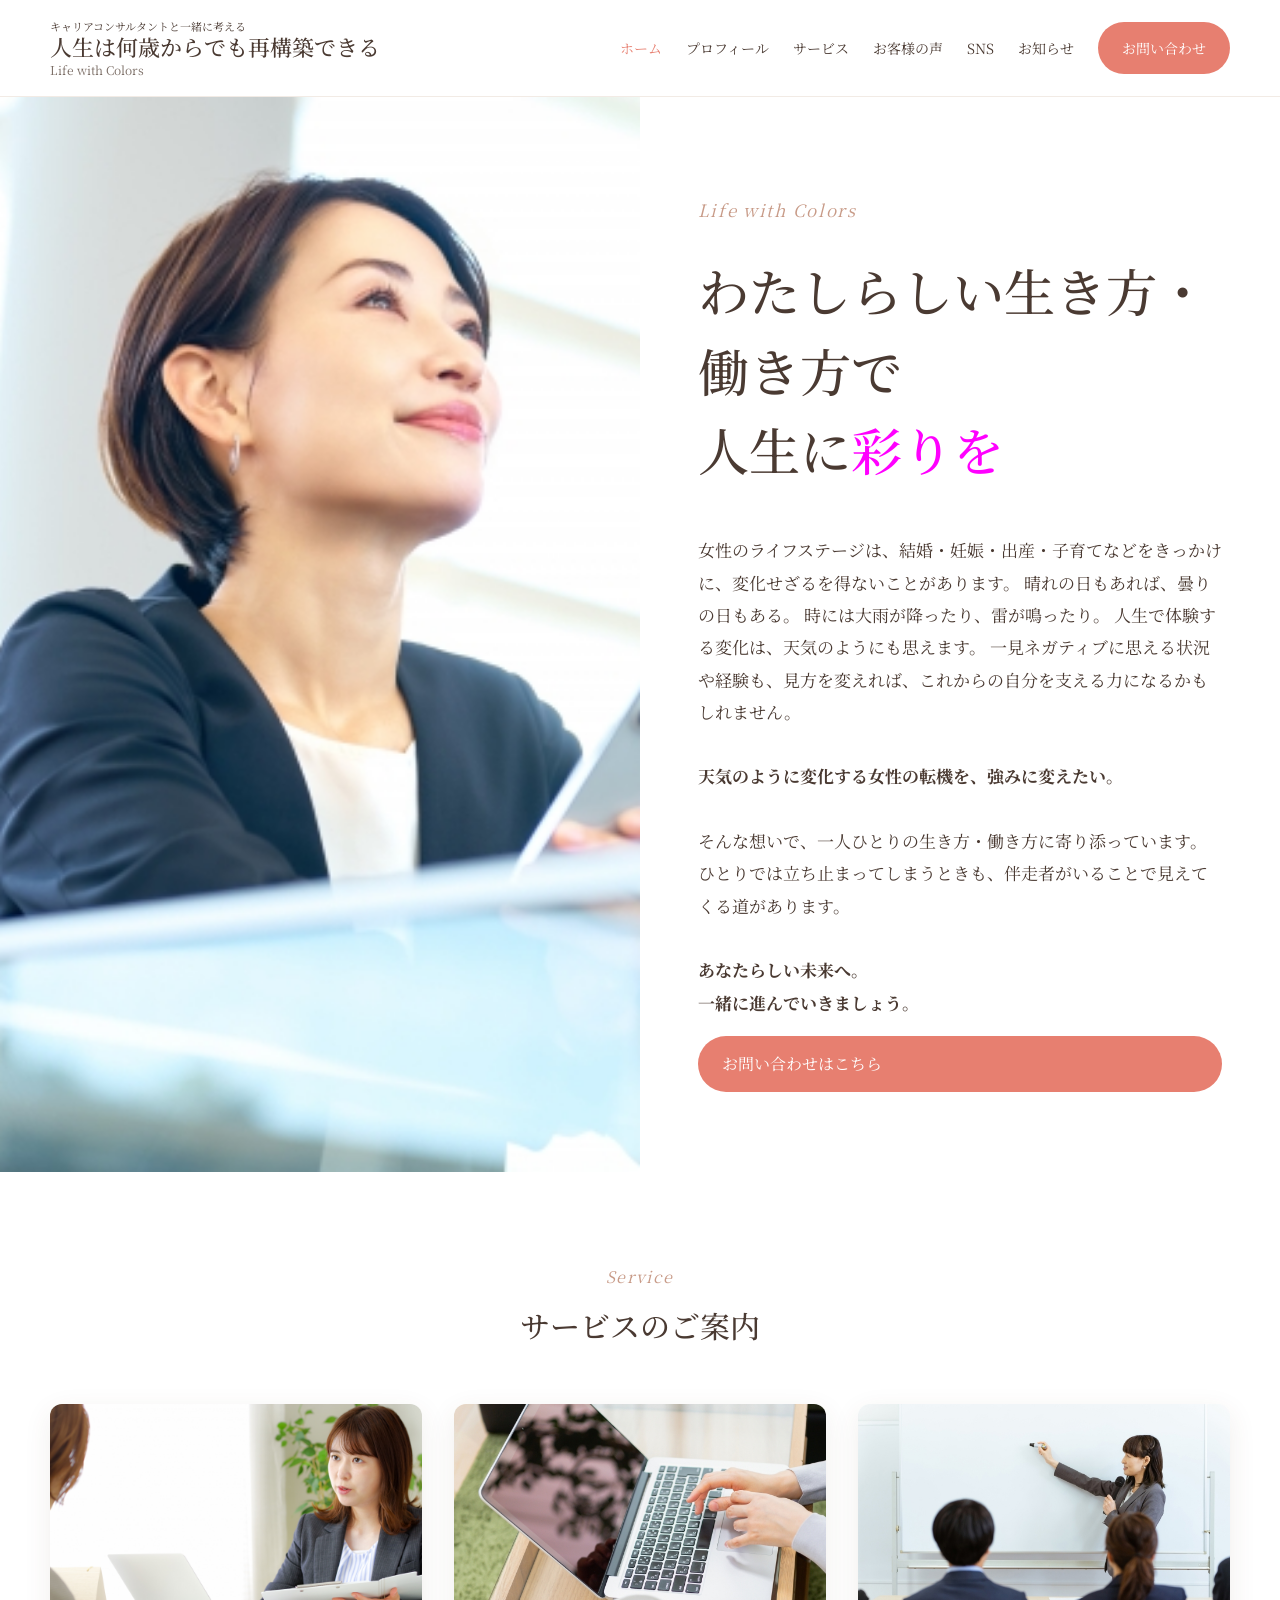
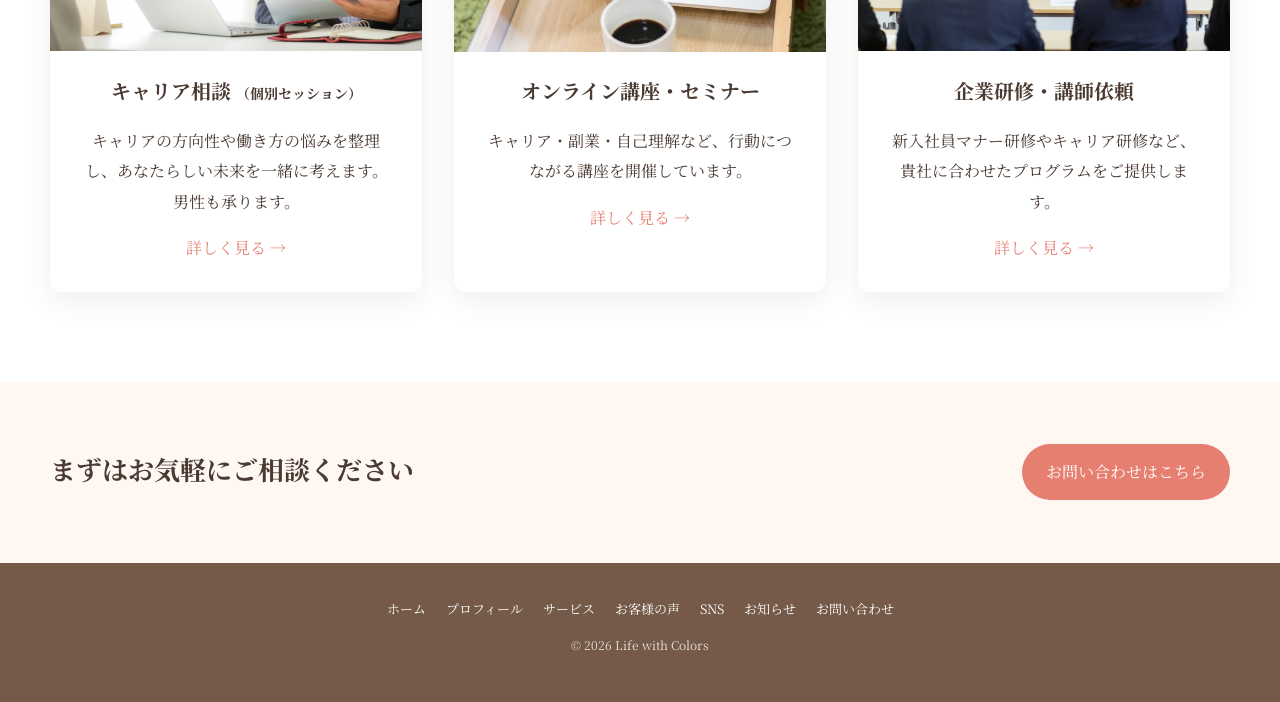
<file: index.html>
<!doctype html>
<html lang="ja">
<head>
  <meta charset="utf-8">
  <meta name="viewport" content="width=device-width, initial-scale=1">
  <meta name="description" content="40代・50代女性のキャリア相談、オンライン講座、企業研修を行うキャリアコンサルタントのホームページです。">
  <title>キャリアコンサルタント</title>
  <link rel="preconnect" href="https://fonts.googleapis.com">
  <link rel="preconnect" href="https://fonts.gstatic.com" crossorigin>
  <link href="https://fonts.googleapis.com/css2?family=Noto+Sans+JP:wght@400;500;600&family=Noto+Serif+JP:wght@400;500;600&display=swap" rel="stylesheet">
  <link rel="stylesheet" href="assets/css/style.css">
</head>
<body>
<header class="site-header">
  <div class="container header-inner">
    <a class="brand" href="index.html" aria-label="ホーム">
      <span class="brand-copy">キャリアコンサルタントと一緒に考える</span>
      <strong>人生は何歳からでも再構築できる</strong>
      <small>Life with Colors</small>
    </a>
    <button class="menu-toggle" aria-label="メニューを開く" aria-expanded="false">☰</button>
    <nav class="global-nav" aria-label="メインナビゲーション">
      <a class="active" href="index.html">ホーム</a>
      <a href="profile.html">プロフィール</a>
      <a href="#services-section">サービス</a>
      <a href="voice.html">お客様の声</a>
      <a href="blog.html">SNS</a>
      <a href="news.html">お知らせ</a>
      <a class="nav-cta" href="contact.html">お問い合わせ</a>
    </nav>
  </div>
</header>

<main>
  <section class="hero">
    <div class="hero-photo" role="img" aria-label="キャリア相談のイメージ写真"></div>
    <div class="hero-copy">
      <p class="eyebrow">Life with Colors</p>
      <h1>わたしらしい生き方・働き方で<br>人生に<span style='color: magenta;'>彩りを</span></h1>
      <p>
        女性のライフステージは、結婚・妊娠・出産・子育てなどをきっかけに、変化せざるを得ないことがあります。
        晴れの日もあれば、曇りの日もある。
        時には大雨が降ったり、雷が鳴ったり。
        人生で体験する変化は、天気のようにも思えます。
        一見ネガティブに思える状況や経験も、見方を変えれば、これからの自分を支える力になるかもしれません。
        <br><br>
        <b>天気のように変化する女性の転機を、強みに変えたい。</b>
        <br><br>
        そんな想いで、一人ひとりの生き方・働き方に寄り添っています。
        ひとりでは立ち止まってしまうときも、伴走者がいることで見えてくる道があります。
        <br><br>
        <b>あなたらしい未来へ。</b><br>
        <b>一緒に進んでいきましょう。</b>
      </p>
      <a class="button" href="contact.html">お問い合わせはこちら</a>
    </div>
  </section>

  <section class="section services-preview" id="services-section">
    <div class="container">
      <p class="section-en">Service</p>
      <h2>サービスのご案内</h2>
      <div class="cards">
        <article class="card">
          <div class="card-visual visual-consult">
            <img src="assets/images/HP②.jpg" width="100%" />
          </div>
          <div class="card-body">
            <br>
            <h3>キャリア相談 <small>（個別セッション）</small></h3>
            <p>キャリアの方向性や働き方の悩みを整理し、あなたらしい未来を一緒に考えます。男性も承ります。</p>
            <a href="consulting.html">詳しく見る →</a>
          </div>
        </article>
        <article class="card">
          <div class="card-visual visual-online">
            <img src="assets/images/HP③.jpg" width="100%" />
          </div>
          <div class="card-body">
            <br>
            <h3>オンライン講座・セミナー</h3>
            <p>キャリア・副業・自己理解など、行動につながる講座を開催しています。</p>
            <a href="seminar.html">詳しく見る →</a>
          </div>
        </article>
        <article class="card">
          <div class="card-visual visual-company">
            <img src="assets/images/29892072_s.jpg" width="100%" />
          </div>
          <div class="card-body">
            <br>
            <h3>企業研修・講師依頼</h3>
            <p>新入社員マナー研修やキャリア研修など、貴社に合わせたプログラムをご提供します。</p>
            <a href="corporate.html">詳しく見る →</a>
          </div>
        </article>
      </div>
    </div>
  </section>

  <section class="contact-strip">
    <div class="container contact-strip-inner">
      <div>
        <h2>まずはお気軽にご相談ください</h2>
      </div>
      <a class="button" href="contact.html">お問い合わせはこちら</a>
    </div>
  </section>
</main>

<footer class="site-footer">
  <div class="container footer-inner">
    <nav>
      <a href="index.html">ホーム</a><a href="profile.html">プロフィール</a><a href="#services-section">サービス</a><a href="voice.html">お客様の声</a><a href="blog.html">SNS</a><a href="news.html">お知らせ</a><a href="contact.html">お問い合わせ</a>
    </nav>
    <p>© 2026 Life with Colors</p>
  </div>
</footer>
<script src="assets/js/main.js"></script>
</body>
</html>
</file>
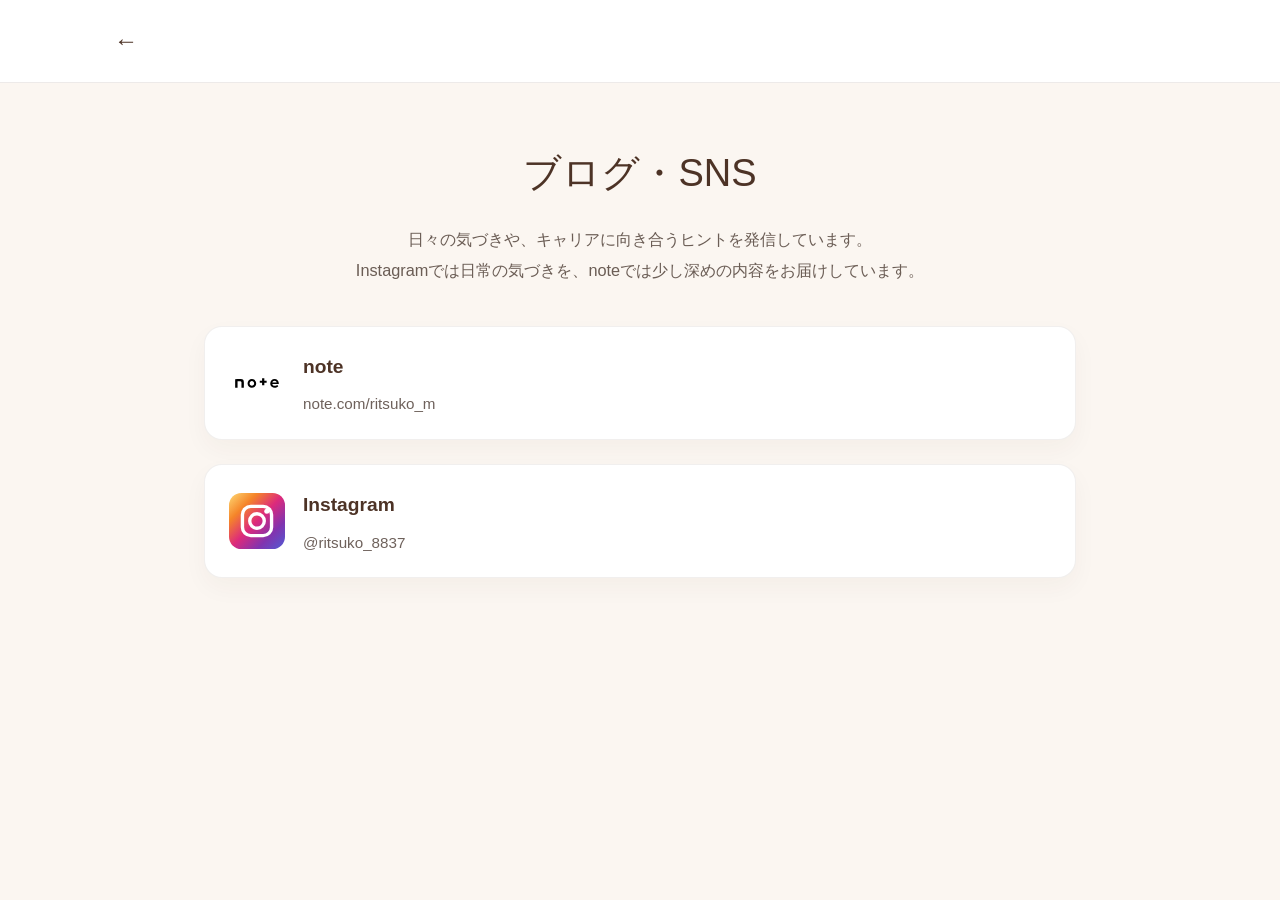
<file: blog.html>
<!doctype html>
<html lang="ja">
<head>
  <meta charset="utf-8">
  <meta name="viewport" content="width=device-width,initial-scale=1">
  <title>blog｜キャリアコンサルタント ○○○○</title>
  <link rel="stylesheet" href="assets/css/style.css">
  <style>
    body {
      margin: 0;
      font-family: "Noto Sans JP", sans-serif;
      background: #fbf6f1;
      color: #4a3a32;
    }
    .simple-header {
      background: #fff;
      border-bottom: 1px solid rgba(77, 51, 38, 0.1);
      padding: 18px 0;
    }
    .container {
      max-width: 1100px;
      margin: 0 auto;
      padding: 0 24px;
    }
    .simple-header a {
      display: inline-block;
      color: #4d3326;
      text-decoration: none;
      font-size: 1.5rem;
      font-weight: 700;
    }
    .subpage {
      padding: 64px 0 96px;
    }
    .narrow {
      max-width: 920px;
    }
    h1 {
      margin: 0 0 24px;
      font-size: clamp(2rem, 3vw, 3rem);
      line-height: 1.4;
      color: #4d3326;
      text-align: center;
    }
    .lead {
      margin: 0 auto 40px;
      max-width: 700px;
      font-size: 1.02rem;
      line-height: 1.9;
      color: rgba(74, 58, 50, 0.82);
      text-align: center;
    }
    .link-grid {
      display: grid;
      gap: 24px;
      margin-top: 24px;
    }
    .link-card {
      display: flex;
      align-items: center;
      gap: 18px;
      background: #fff;
      border: 1px solid rgba(77, 51, 38, 0.08);
      border-radius: 18px;
      padding: 22px 24px;
      box-shadow: 0 10px 24px rgba(77, 51, 38, 0.04);
      text-decoration: none;
      color: #4a3a32;
      transition: transform 0.2s ease, box-shadow 0.2s ease;
    }
    .link-card:hover {
      transform: translateY(-2px);
      box-shadow: 0 16px 28px rgba(77, 51, 38, 0.08);
    }
    .logo {
      width: 56px;
      height: 56px;
      flex-shrink: 0;
      display: block;
    }
    .card-copy {
      flex: 1;
    }
    .card-copy h3 {
      margin: 0 0 6px;
      font-size: 1.2rem;
      color: #4d3326;
    }
    .card-copy p {
      margin: 0;
      font-size: 0.95rem;
      line-height: 1.7;
      color: rgba(74, 58, 50, 0.8);
      word-break: break-all;
    }
    @media (max-width: 640px) {
      .link-card {
        align-items: flex-start;
      }
      .logo {
        width: 48px;
        height: 48px;
      }
    }
  </style>
</head>
<body>
  <header class="simple-header">
    <div class="container">
      <a href="index.html">←</a>
    </div>
  </header>

  <main class="subpage">
    <div class="container narrow">
      <h1>ブログ・SNS</h1>
      <p class="lead">日々の気づきや、キャリアに向き合うヒントを発信しています。<br>Instagramでは日常の気づきを、noteでは少し深めの内容をお届けしています。</p>

      <div class="link-grid">
        <a class="link-card note" href="https://note.com/ritsuko_m" target="_blank" rel="noopener noreferrer">
          <img class="logo" src="assets/images/note-logo.svg" alt="note" width="56" height="56">
          <div class="card-copy">
            <h3>note</h3>
            <p>note.com/ritsuko_m</p>
          </div>
        </a>

        <a class="link-card instagram" href="https://www.instagram.com/ritsuko_8837/" target="_blank" rel="noopener noreferrer">
          <img class="logo" src="assets/images/instagram-logo.svg" alt="Instagram" width="56" height="56">
          <div class="card-copy">
            <h3>Instagram</h3>
            <p>@ritsuko_8837</p>
          </div>
        </a>
      </div>
    </div>
  </main>
</body>
</html>
</file>
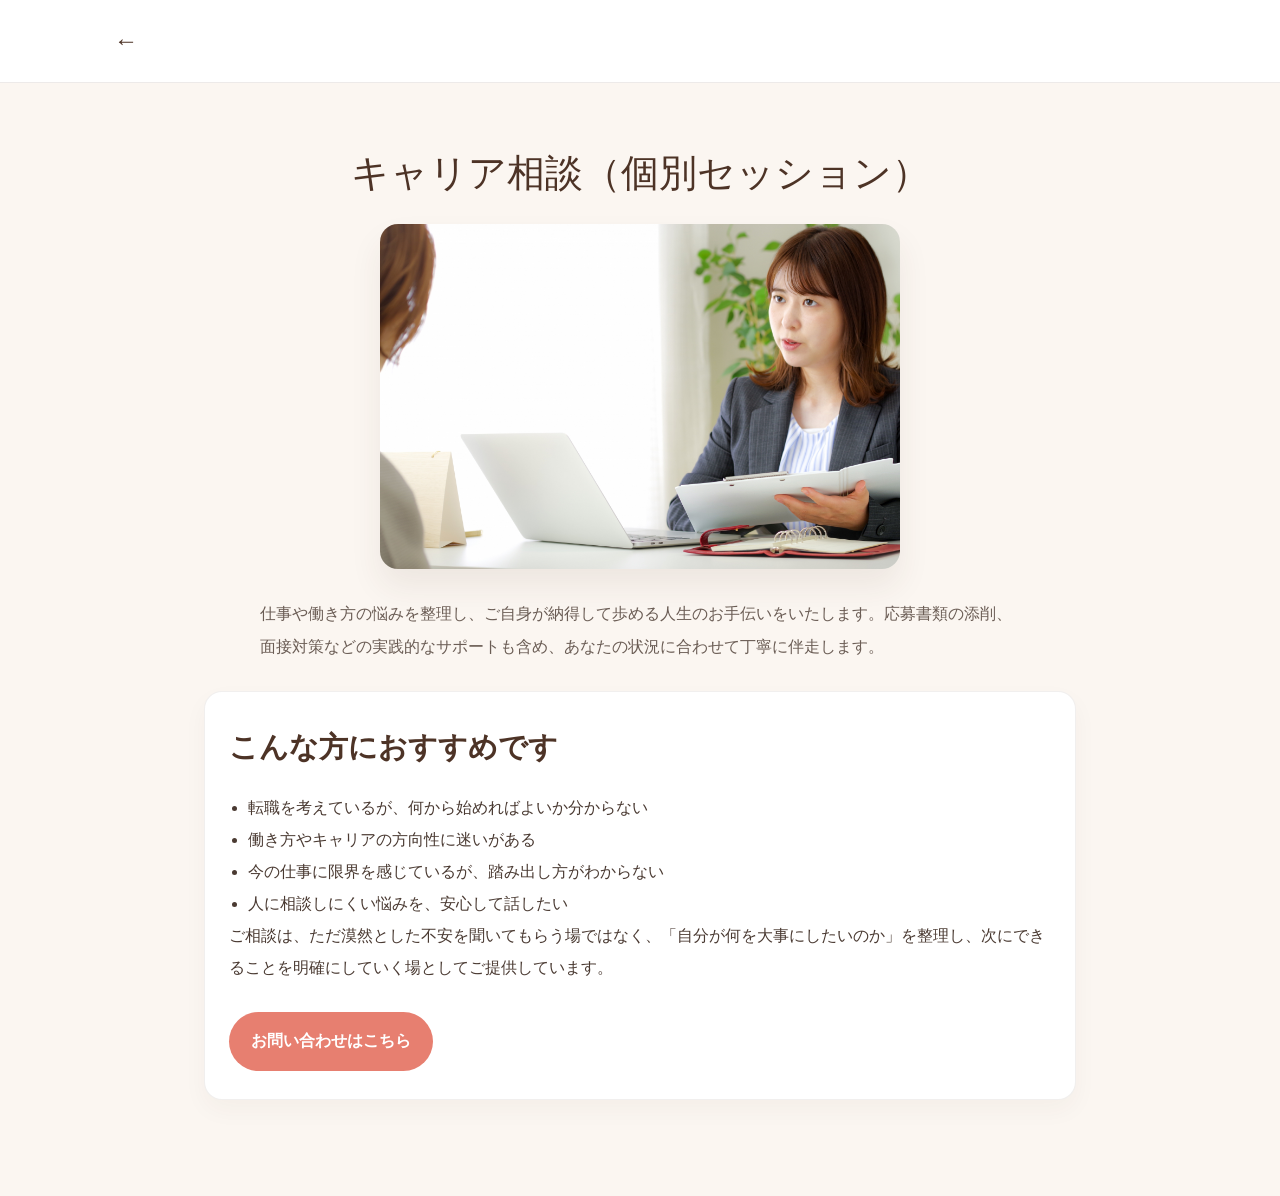
<file: consulting.html>
<!doctype html>
<html lang="ja">
<head>
  <meta charset="utf-8">
  <meta name="viewport" content="width=device-width,initial-scale=1">
  <title>キャリア相談｜キャリアコンサルタント ○○○○</title>
  <link rel="stylesheet" href="assets/css/style.css">
  <style>
    body{margin:0;font-family:"Noto Sans JP",sans-serif;background:#fbf6f1;color:#4a3a32}
    .simple-header{background:#fff;border-bottom:1px solid rgba(77,51,38,.1);padding:18px 0}
    .container{max-width:1100px;margin:0 auto;padding:0 24px}
    .simple-header a{display:inline-block;color:#4d3326;text-decoration:none;font-size:1.5rem;font-weight:700}
    .subpage{padding:64px 0 96px}
    .narrow{max-width:920px}
    .hero-image{width:100%;max-width:520px;display:block;margin:0 auto 28px;border-radius:18px;box-shadow:0 18px 32px rgba(77,51,38,.08)}
    h1{margin:0 0 24px;font-size:clamp(2rem,3vw,3rem);line-height:1.4;color:#4d3326;text-align:center}
    .lead{margin:0 auto 28px;max-width:760px;font-size:1.02rem;line-height:2;color:rgba(74,58,50,.82)}
    .service-detail{background:#fff;border:1px solid rgba(77,51,38,.08);border-radius:18px;padding:28px 24px;box-shadow:0 10px 24px rgba(77,51,38,.04)}
    .service-detail h2{margin:0 0 16px;color:#4d3326;font-size:1.8rem}
    .service-detail p{margin:0;line-height:2;color:#4a3a32}
    .service-detail ul{margin:18px 0 0;padding-left:1.2rem;line-height:2;color:#4a3a32}
    .cta{display:inline-block;margin-top:28px;padding:14px 22px;background:#e77f70;color:#fff;border-radius:999px;text-decoration:none;font-weight:700}
    @media(max-width:640px){.service-detail{padding:22px 18px}.service-detail h2{font-size:1.5rem}}
  </style>
</head>
<body>
  <header class="simple-header">
    <div class="container">
      <a href="index.html">←</a>
    </div>
  </header>
  <main class="subpage">
    <div class="container narrow">
      <h1>キャリア相談（個別セッション）</h1>
      <img src="assets/images/HP②.jpg" alt="キャリア相談" class="hero-image">
      <p class="lead">仕事や働き方の悩みを整理し、ご自身が納得して歩める人生のお手伝いをいたします。応募書類の添削、面接対策などの実践的なサポートも含め、あなたの状況に合わせて丁寧に伴走します。</p>
      <div class="service-detail">
        <h2>こんな方におすすめです</h2>
        <ul>
          <li>転職を考えているが、何から始めればよいか分からない</li>
          <li>働き方やキャリアの方向性に迷いがある</li>
          <li>今の仕事に限界を感じているが、踏み出し方がわからない</li>
          <li>人に相談しにくい悩みを、安心して話したい</li>
        </ul>
        <p>ご相談は、ただ漠然とした不安を聞いてもらう場ではなく、「自分が何を大事にしたいのか」を整理し、次にできることを明確にしていく場としてご提供しています。</p>
        <a class="cta" href="contact.html">お問い合わせはこちら</a>
      </div>
    </div>
  </main>
</body>
</html>
</file>
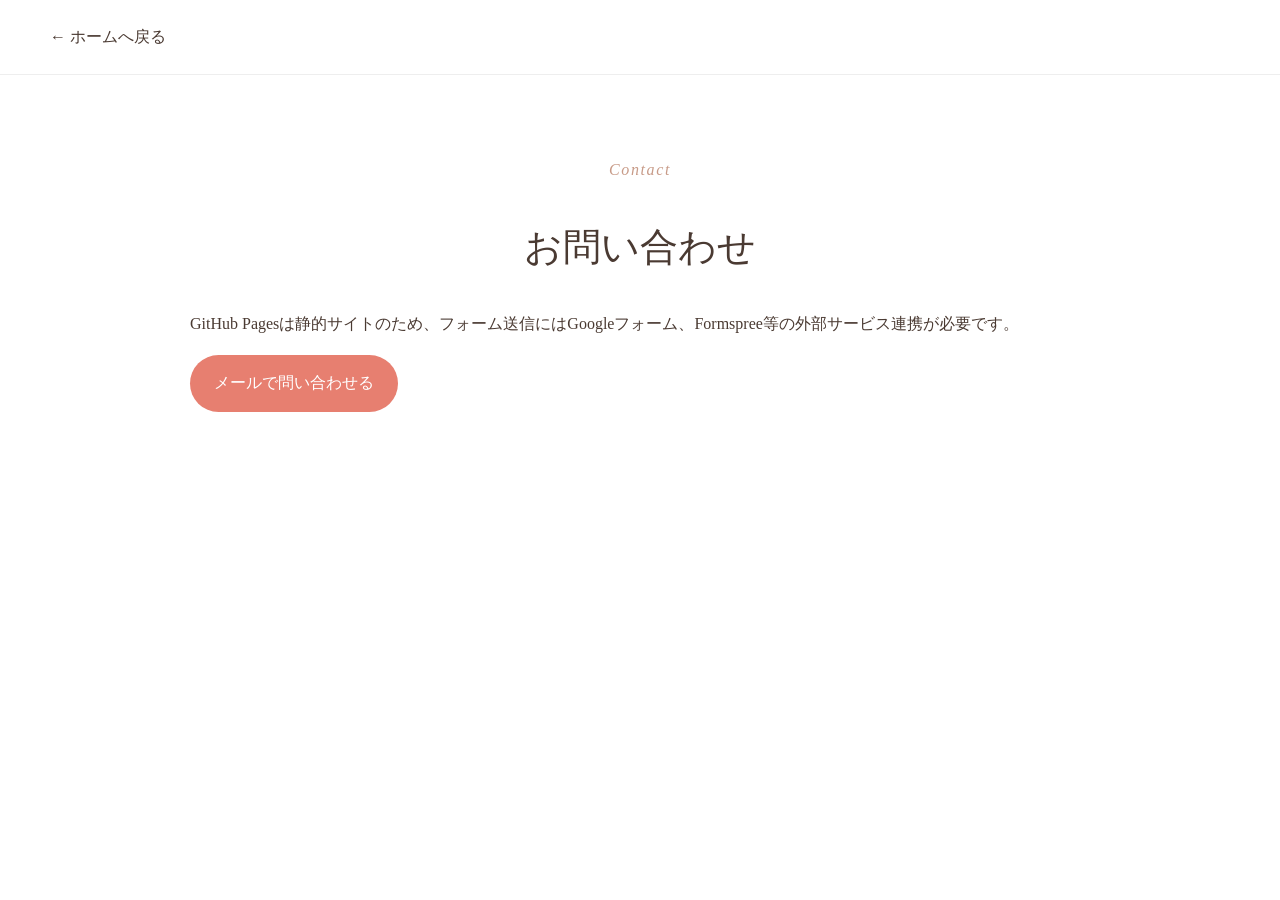
<file: contact.html>
<!doctype html><html lang="ja"><head><meta charset="utf-8"><meta name="viewport" content="width=device-width,initial-scale=1"><title>お問い合わせ｜キャリアコンサルタント ○○○○</title><link rel="stylesheet" href="assets/css/style.css"></head><body><header class="simple-header"><div class="container"><a href="index.html">← ホームへ戻る</a></div></header><main class="subpage"><div class="container narrow"><p class="section-en">Contact</p><h1>お問い合わせ</h1><p>GitHub Pagesは静的サイトのため、フォーム送信にはGoogleフォーム、Formspree等の外部サービス連携が必要です。</p><p><a class="button" href="mailto:your-email@example.com">メールで問い合わせる</a></p></div></main></body></html>
</file>
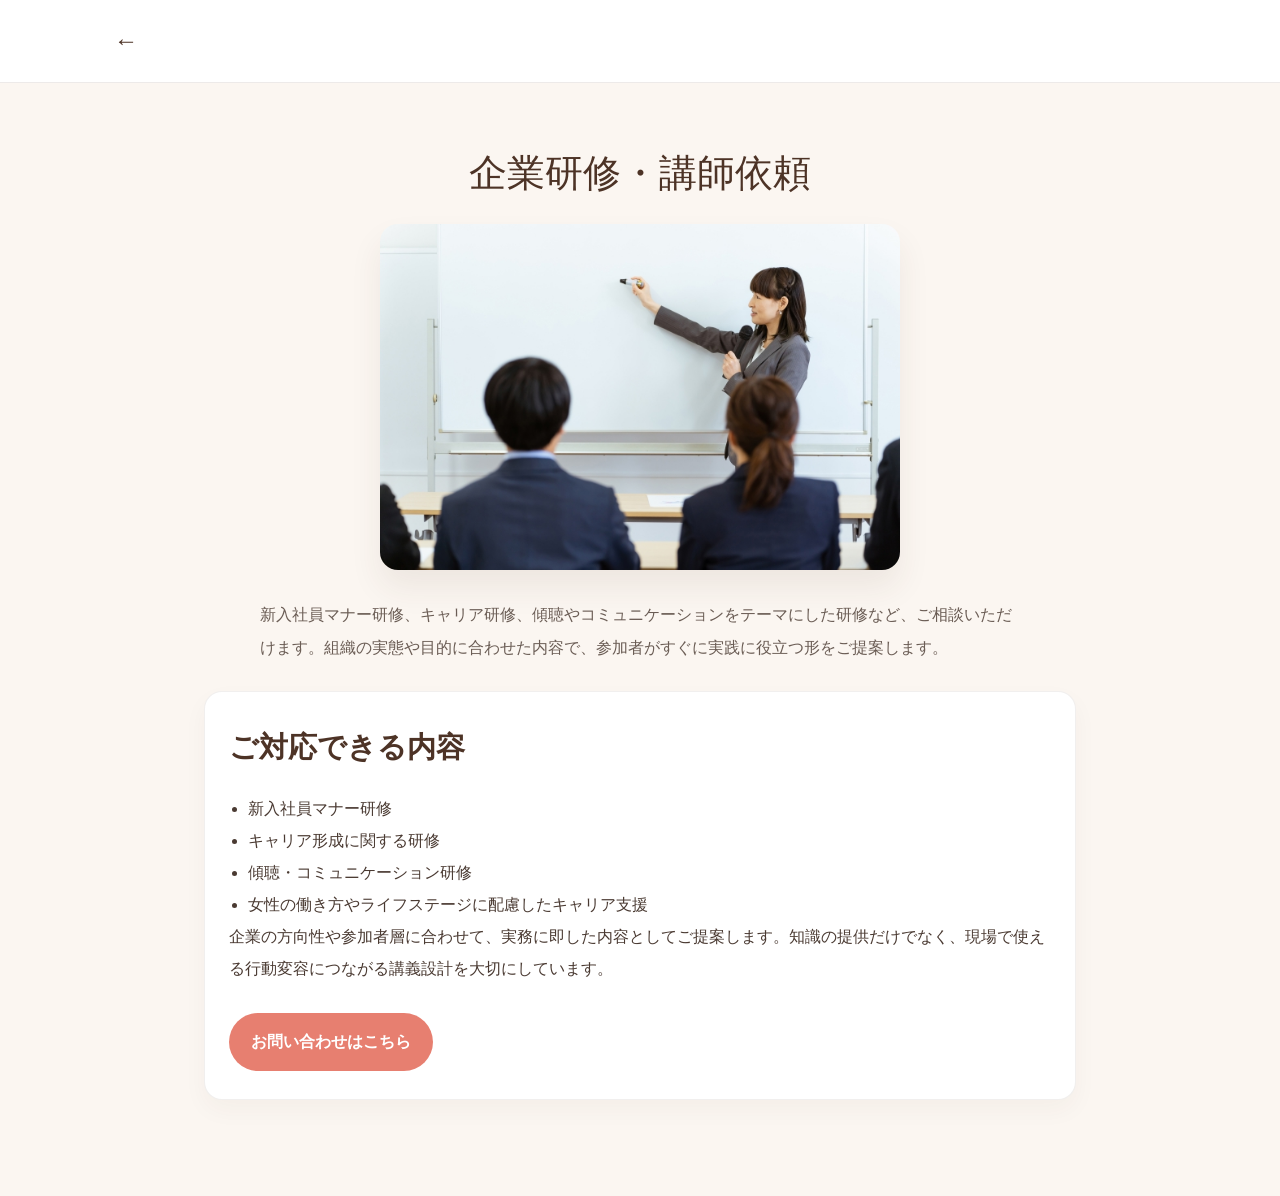
<file: corporate.html>
<!doctype html>
<html lang="ja">
<head>
  <meta charset="utf-8">
  <meta name="viewport" content="width=device-width,initial-scale=1">
  <title>企業研修・講師依頼｜キャリアコンサルタント ○○○○</title>
  <link rel="stylesheet" href="assets/css/style.css">
  <style>
    body{margin:0;font-family:"Noto Sans JP",sans-serif;background:#fbf6f1;color:#4a3a32}
    .simple-header{background:#fff;border-bottom:1px solid rgba(77,51,38,.1);padding:18px 0}
    .container{max-width:1100px;margin:0 auto;padding:0 24px}
    .simple-header a{display:inline-block;color:#4d3326;text-decoration:none;font-size:1.5rem;font-weight:700}
    .subpage{padding:64px 0 96px}
    .narrow{max-width:920px}
    .hero-image{width:100%;max-width:520px;display:block;margin:0 auto 28px;border-radius:18px;box-shadow:0 18px 32px rgba(77,51,38,.08)}
    h1{margin:0 0 24px;font-size:clamp(2rem,3vw,3rem);line-height:1.4;color:#4d3326;text-align:center}
    .lead{margin:0 auto 28px;max-width:760px;font-size:1.02rem;line-height:2;color:rgba(74,58,50,.82)}
    .service-detail{background:#fff;border:1px solid rgba(77,51,38,.08);border-radius:18px;padding:28px 24px;box-shadow:0 10px 24px rgba(77,51,38,.04)}
    .service-detail h2{margin:0 0 16px;color:#4d3326;font-size:1.8rem}
    .service-detail p{margin:0;line-height:2;color:#4a3a32}
    .service-detail ul{margin:18px 0 0;padding-left:1.2rem;line-height:2;color:#4a3a32}
    .cta{display:inline-block;margin-top:28px;padding:14px 22px;background:#e77f70;color:#fff;border-radius:999px;text-decoration:none;font-weight:700}
    @media(max-width:640px){.service-detail{padding:22px 18px}.service-detail h2{font-size:1.5rem}}
  </style>
</head>
<body>
  <header class="simple-header">
    <div class="container">
      <a href="index.html">←</a>
    </div>
  </header>
  <main class="subpage">
    <div class="container narrow">
      <h1>企業研修・講師依頼</h1>
      <img src="assets/images/29892072_s.jpg" alt="企業研修" class="hero-image">
      <p class="lead">新入社員マナー研修、キャリア研修、傾聴やコミュニケーションをテーマにした研修など、ご相談いただけます。組織の実態や目的に合わせた内容で、参加者がすぐに実践に役立つ形をご提案します。</p>
      <div class="service-detail">
        <h2>ご対応できる内容</h2>
        <ul>
          <li>新入社員マナー研修</li>
          <li>キャリア形成に関する研修</li>
          <li>傾聴・コミュニケーション研修</li>
          <li>女性の働き方やライフステージに配慮したキャリア支援</li>
        </ul>
        <p>企業の方向性や参加者層に合わせて、実務に即した内容としてご提案します。知識の提供だけでなく、現場で使える行動変容につながる講義設計を大切にしています。</p>
        <a class="cta" href="contact.html">お問い合わせはこちら</a>
      </div>
    </div>
  </main>
</body>
</html>
</file>
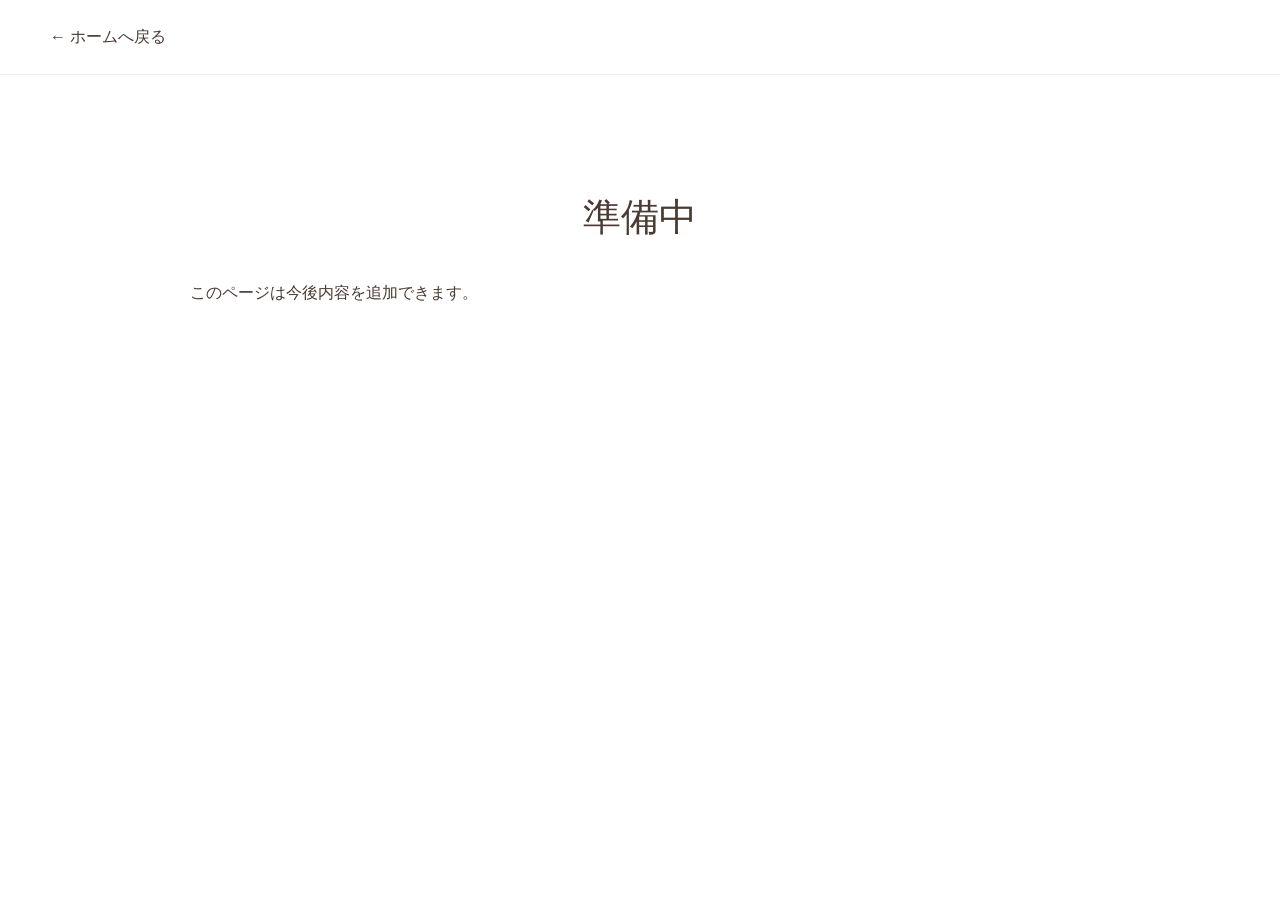
<file: news.html>
<!doctype html><html lang="ja"><head><meta charset="utf-8"><meta name="viewport" content="width=device-width,initial-scale=1"><title>news｜キャリアコンサルタント ○○○○</title><link rel="stylesheet" href="assets/css/style.css"></head><body><header class="simple-header"><div class="container"><a href="index.html">← ホームへ戻る</a></div></header><main class="subpage"><div class="container narrow"><h1>準備中</h1><p>このページは今後内容を追加できます。</p></div></main></body></html>
</file>
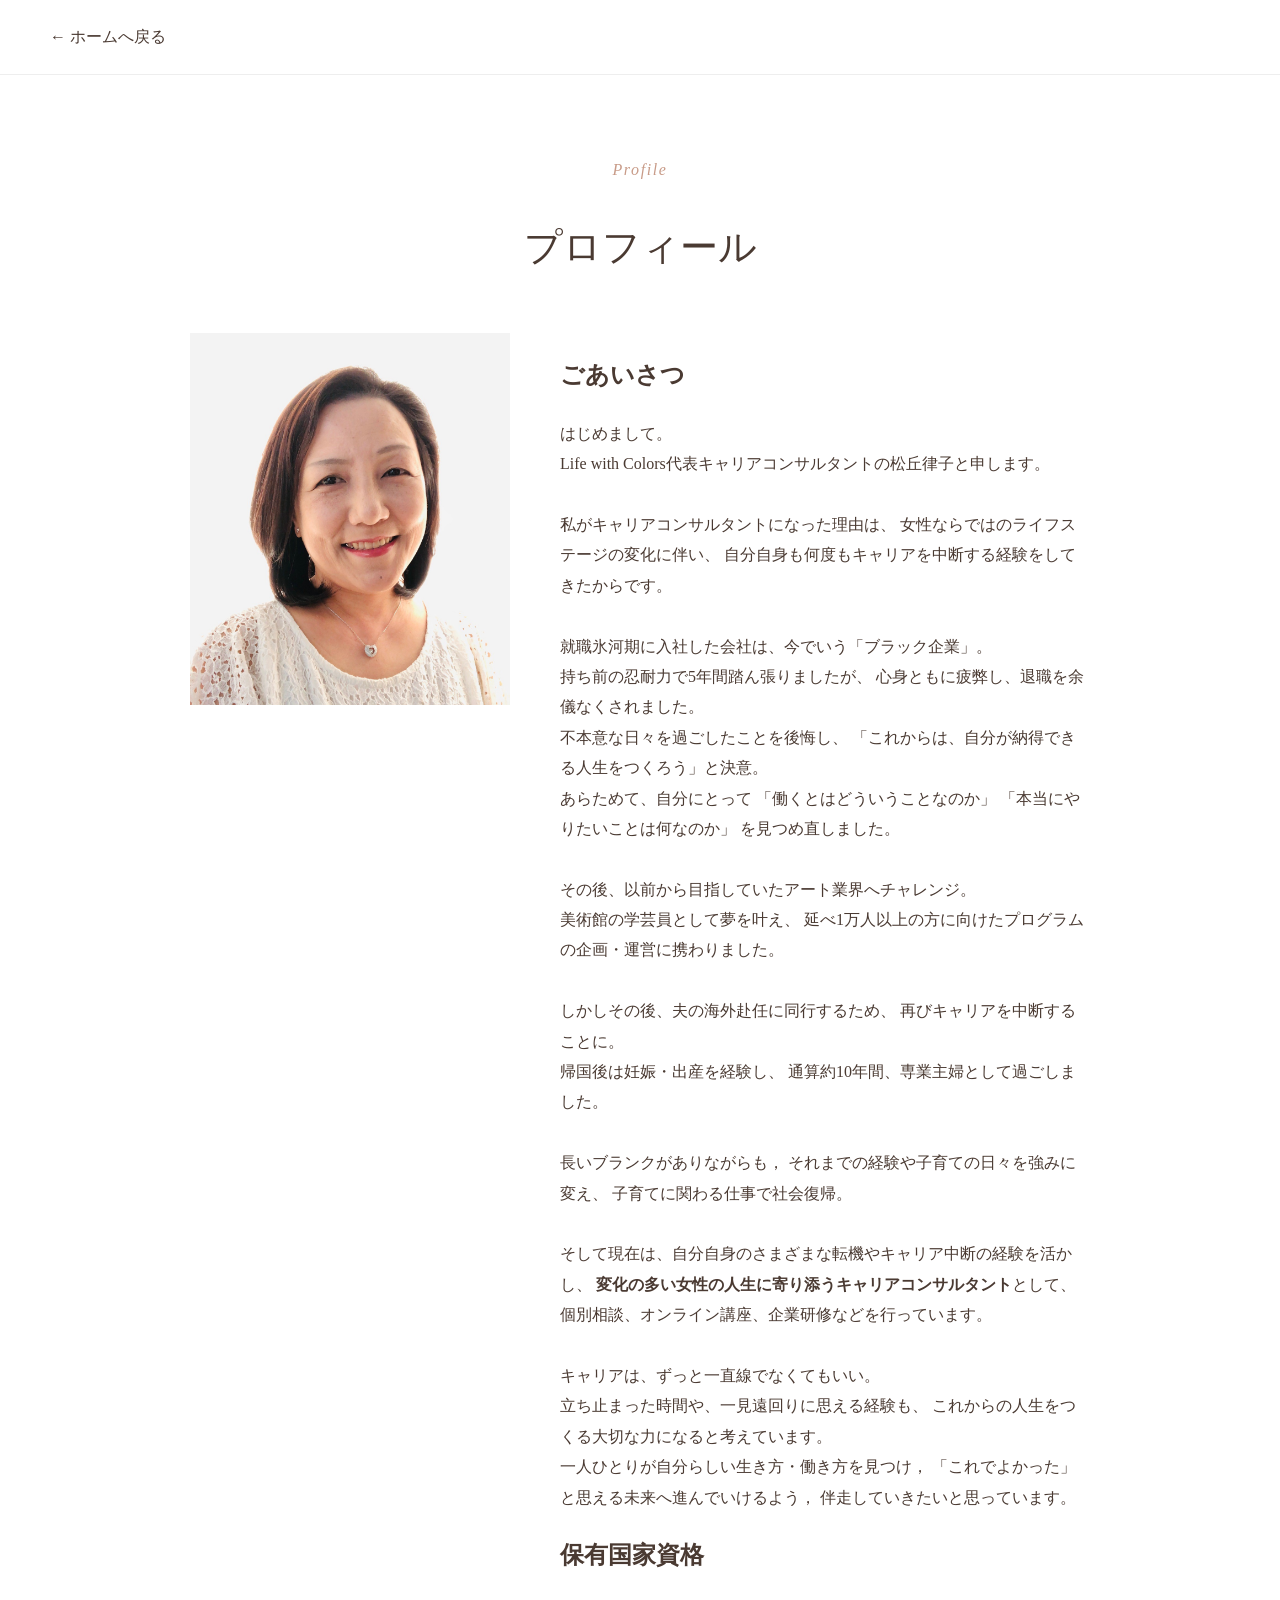
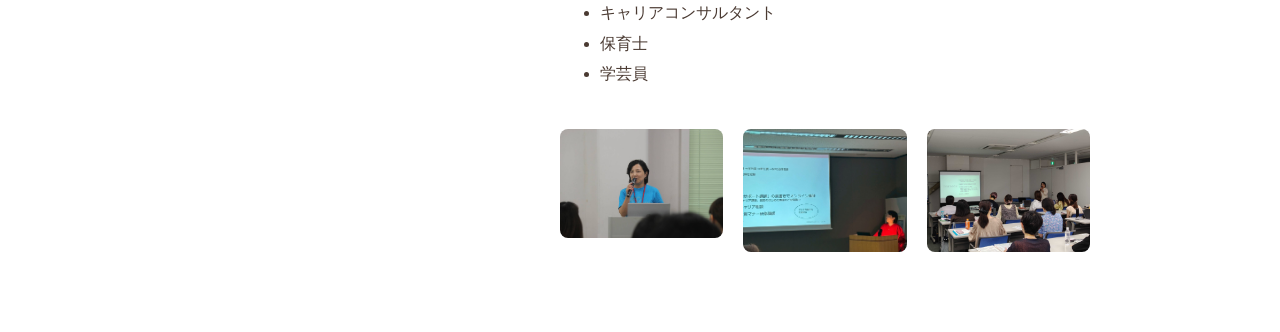
<file: profile.html>
<!doctype html>
<html lang="ja">
  <head>
    <meta charset="utf-8">
    <meta name="viewport" content="width=device-width,initial-scale=1">
    <title>プロフィール｜キャリアコンサルタント</title>
    <link rel="stylesheet" href="assets/css/style.css">
    <style>
      .profile-photo img {
        width: 100%;
        height: auto;
        display: block;
        margin: 0;
        padding: 0;
      }
    </style>
  </head>
  <body>
    <header class="simple-header">
      <div class="container">
        <a href="index.html">← ホームへ戻る</a>
      </div>
    </header>
    <main class="subpage">
      <div class="container narrow">
        <p class="section-en">Profile</p>
        <h1>プロフィール</h1>
        <section class="profile-grid">
          <div class="profile-photo">
            <img src="assets/images/プロフィール使用写真②.jpg" alt="プロフィール写真">
          </div>
          <div>
            <h2>ごあいさつ</h2>
            <p>
              はじめまして。<br>
              Life with Colors代表キャリアコンサルタントの松丘律子と申します。<br>
              <br>
              私がキャリアコンサルタントになった理由は、
              女性ならではのライフステージの変化に伴い、
              自分自身も何度もキャリアを中断する経験をしてきたからです。<br>
              <br>
              就職氷河期に入社した会社は、今でいう「ブラック企業」。<br>
              持ち前の忍耐力で5年間踏ん張りましたが、
              心身ともに疲弊し、退職を余儀なくされました。<br>
              不本意な日々を過ごしたことを後悔し、
              「これからは、自分が納得できる人生をつくろう」と決意。<br>
              あらためて、自分にとって
              「働くとはどういうことなのか」
              「本当にやりたいことは何なのか」
              を見つめ直しました。<br>
              <br>
              その後、以前から目指していたアート業界へチャレンジ。<br>
              美術館の学芸員として夢を叶え、
              延べ1万人以上の方に向けたプログラムの企画・運営に携わりました。<br>
              <br>
              しかしその後、夫の海外赴任に同行するため、
              再びキャリアを中断することに。<br>
              帰国後は妊娠・出産を経験し、
              通算約10年間、専業主婦として過ごしました。<br>
              <br>
              長いブランクがありながらも，
              それまでの経験や子育ての日々を強みに変え、
              子育てに関わる仕事で社会復帰。<br>
              <br>
              そして現在は、自分自身のさまざまな転機やキャリア中断の経験を活かし、
              <b>変化の多い女性の人生に寄り添うキャリアコンサルタント</b>として、
              個別相談、オンライン講座、企業研修などを行っています。<br>
              <br>
              キャリアは、ずっと一直線でなくてもいい。<br>
              立ち止まった時間や、一見遠回りに思える経験も、
              これからの人生をつくる大切な力になると考えています。<br>
              一人ひとりが自分らしい生き方・働き方を見つけ，
              「これでよかった」と思える未来へ進んでいけるよう，
              伴走していきたいと思っています。
            </p>
            <h2>保有国家資格</h2>
            <ul>
              <li>キャリアコンサルタント</li>
              <li>保育士</li><li>学芸員</li>
            </ul>
            <div class="images-grid-3">
              <img src="assets/images/2-1.event.jpeg" alt="画像2">
              <img src="assets/images/20260823151140.JPEG" alt="画像3">
              <img src="assets/images/1911 (1).jpg" alt="画像1">
            </div>
          </div>
        </section>
      </div>
    </main>
  </body>
</html>
</file>
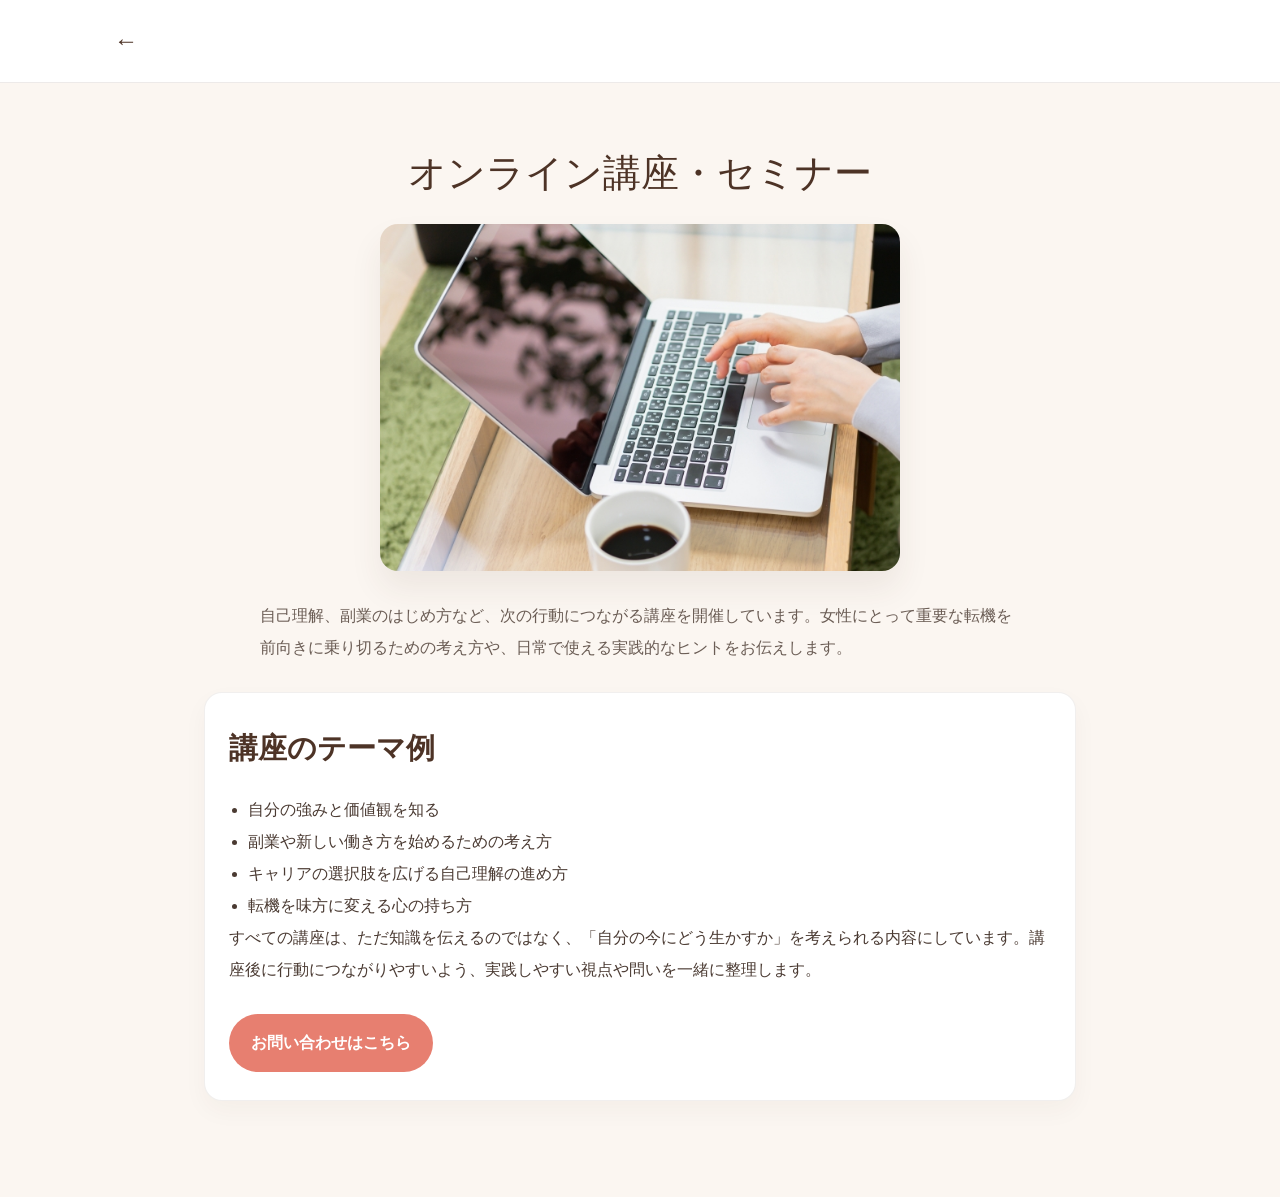
<file: seminar.html>
<!doctype html>
<html lang="ja">
<head>
  <meta charset="utf-8">
  <meta name="viewport" content="width=device-width,initial-scale=1">
  <title>オンライン講座・セミナー｜キャリアコンサルタント ○○○○</title>
  <link rel="stylesheet" href="assets/css/style.css">
  <style>
    body{margin:0;font-family:"Noto Sans JP",sans-serif;background:#fbf6f1;color:#4a3a32}
    .simple-header{background:#fff;border-bottom:1px solid rgba(77,51,38,.1);padding:18px 0}
    .container{max-width:1100px;margin:0 auto;padding:0 24px}
    .simple-header a{display:inline-block;color:#4d3326;text-decoration:none;font-size:1.5rem;font-weight:700}
    .subpage{padding:64px 0 96px}
    .narrow{max-width:920px}
    .hero-image{width:100%;max-width:520px;display:block;margin:0 auto 28px;border-radius:18px;box-shadow:0 18px 32px rgba(77,51,38,.08)}
    h1{margin:0 0 24px;font-size:clamp(2rem,3vw,3rem);line-height:1.4;color:#4d3326;text-align:center}
    .lead{margin:0 auto 28px;max-width:760px;font-size:1.02rem;line-height:2;color:rgba(74,58,50,.82)}
    .service-detail{background:#fff;border:1px solid rgba(77,51,38,.08);border-radius:18px;padding:28px 24px;box-shadow:0 10px 24px rgba(77,51,38,.04)}
    .service-detail h2{margin:0 0 16px;color:#4d3326;font-size:1.8rem}
    .service-detail p{margin:0;line-height:2;color:#4a3a32}
    .service-detail ul{margin:18px 0 0;padding-left:1.2rem;line-height:2;color:#4a3a32}
    .cta{display:inline-block;margin-top:28px;padding:14px 22px;background:#e77f70;color:#fff;border-radius:999px;text-decoration:none;font-weight:700}
    @media(max-width:640px){.service-detail{padding:22px 18px}.service-detail h2{font-size:1.5rem}}
  </style>
</head>
<body>
  <header class="simple-header">
    <div class="container">
      <a href="index.html">←</a>
    </div>
  </header>
  <main class="subpage">
    <div class="container narrow">
      <h1>オンライン講座・セミナー</h1>
      <img src="assets/images/HP③.jpg" alt="オンライン講座・セミナー" class="hero-image">
      <p class="lead">自己理解、副業のはじめ方など、次の行動につながる講座を開催しています。女性にとって重要な転機を前向きに乗り切るための考え方や、日常で使える実践的なヒントをお伝えします。</p>
      <div class="service-detail">
        <h2>講座のテーマ例</h2>
        <ul>
          <li>自分の強みと価値観を知る</li>
          <li>副業や新しい働き方を始めるための考え方</li>
          <li>キャリアの選択肢を広げる自己理解の進め方</li>
          <li>転機を味方に変える心の持ち方</li>
        </ul>
        <p>すべての講座は、ただ知識を伝えるのではなく、「自分の今にどう生かすか」を考えられる内容にしています。講座後に行動につながりやすいよう、実践しやすい視点や問いを一緒に整理します。</p>
        <a class="cta" href="contact.html">お問い合わせはこちら</a>
      </div>
    </div>
  </main>
</body>
</html>
</file>
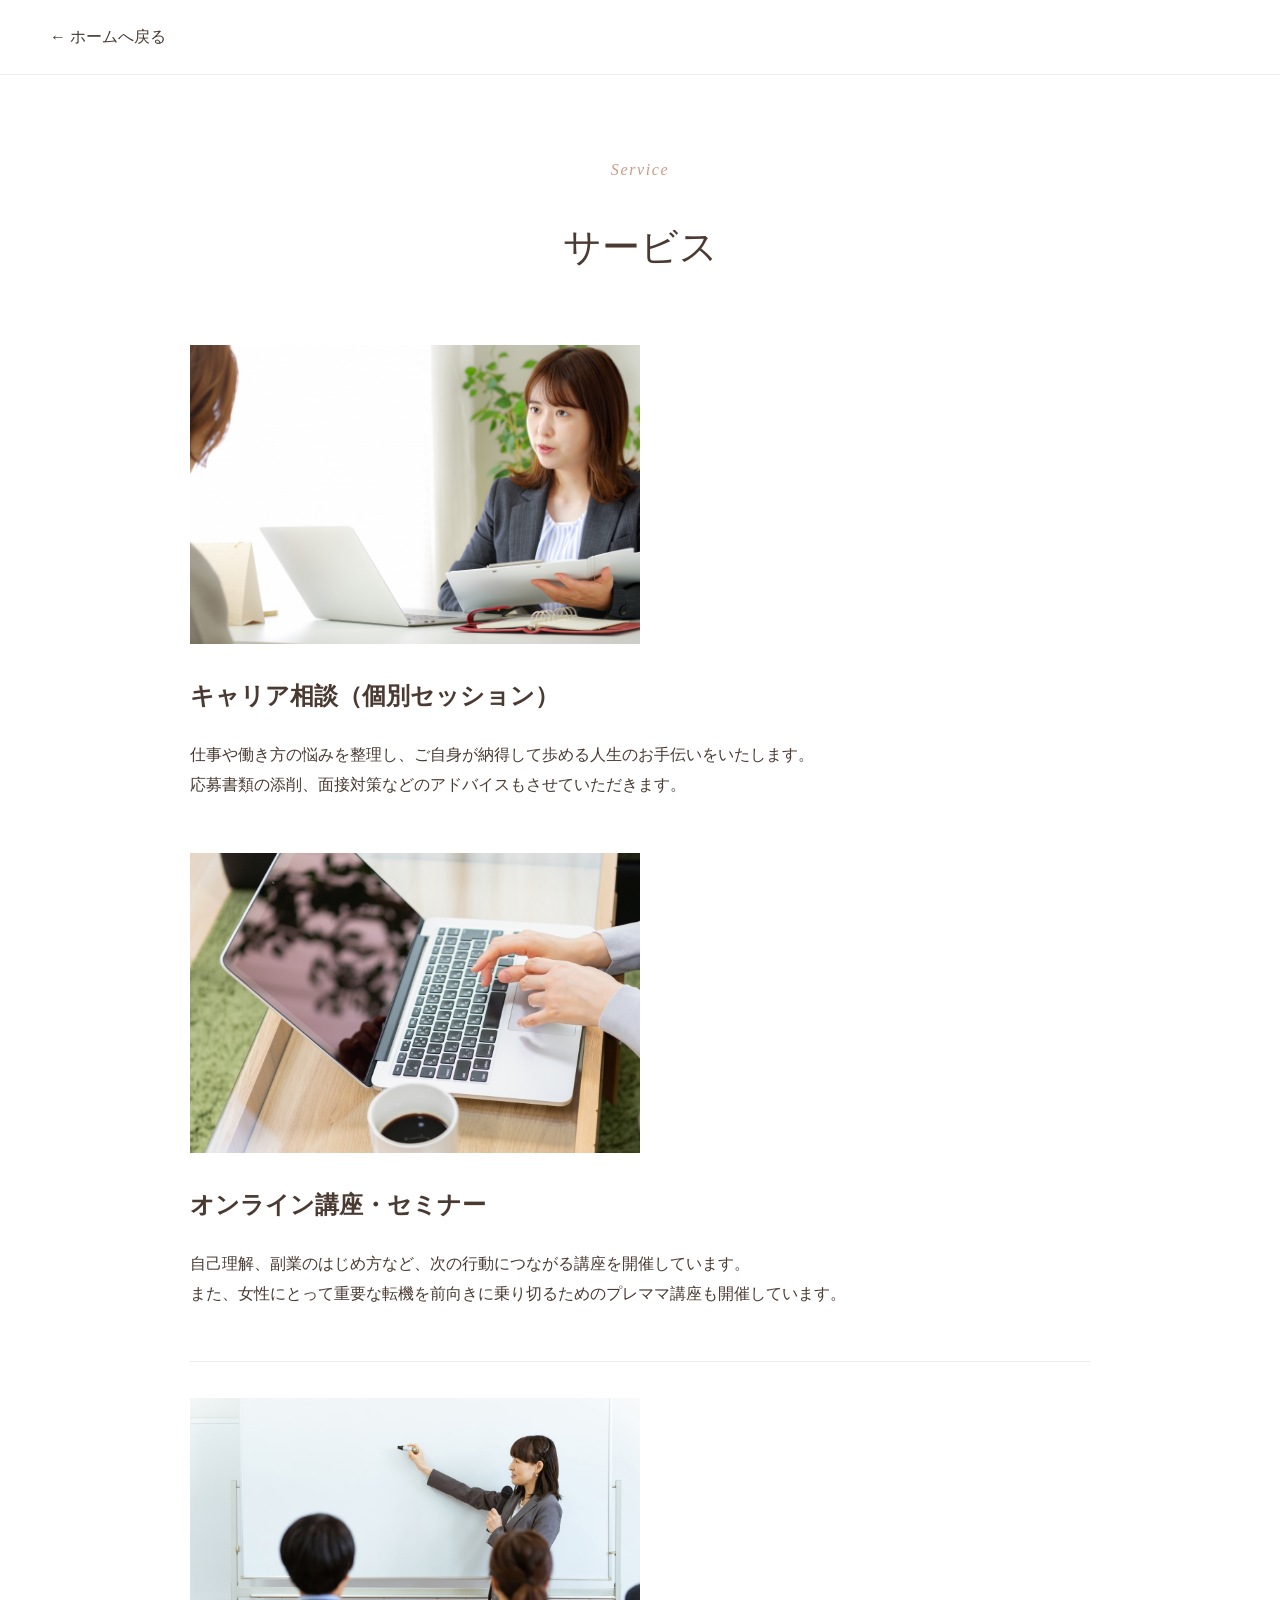
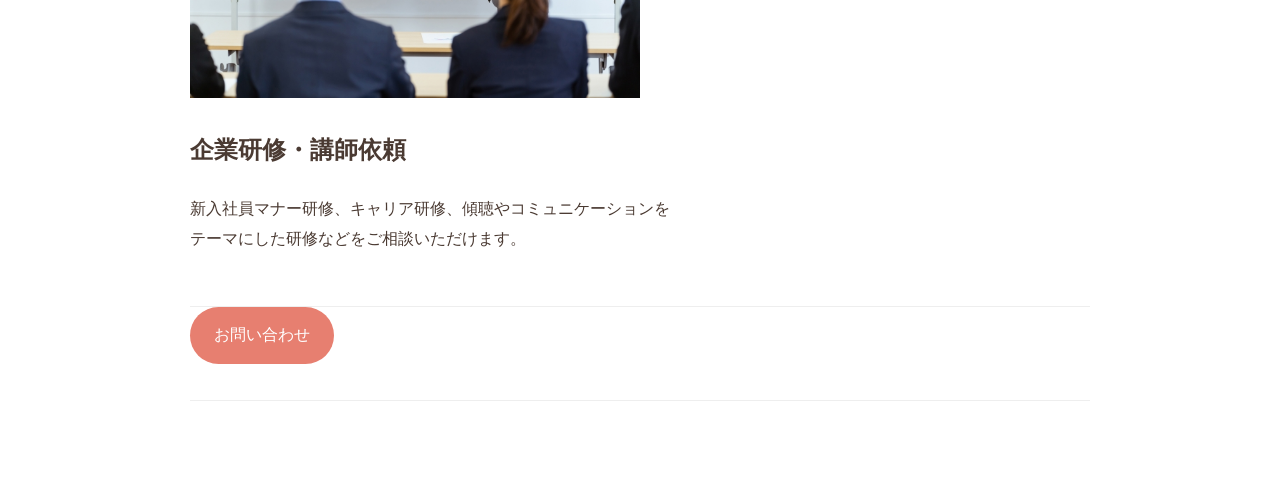
<file: services.html>
<!doctype html><html lang="ja"><head><meta charset="utf-8"><meta name="viewport" content="width=device-width,initial-scale=1"><title>サービス｜キャリアコンサルタント ○○○○</title><link rel="stylesheet" href="assets/css/style.css"></head><body><header class="simple-header"><div class="container"><a href="index.html">← ホームへ戻る</a></div></header><main class="subpage"><div class="container narrow"><p class="section-en">Service</p><h1>サービス</h1>
<section id="consulting" class="service-detail">
<img src="assets/images/HP②.jpg" width="50%">
<h2>キャリア相談（個別セッション）</h2>
<p>仕事や働き方の悩みを整理し、ご自身が納得して歩める人生のお手伝いをいたします。<br>応募書類の添削、面接対策などのアドバイスもさせていただきます。
<section id="seminar" class="service-detail">
<img src="assets/images/HP③.jpg" width="50%">
<h2>オンライン講座・セミナー</h2>
<p>自己理解、副業のはじめ方など、次の行動につながる講座を開催しています。<br>また、女性にとって重要な転機を前向きに乗り切るためのプレママ講座も開催しています。</p></section>
<section id="corporate" class="service-detail">
<img src="assets/images/29892072_s.jpg" width="50%">
<h2>企業研修・講師依頼</h2><p>新入社員マナー研修、キャリア研修、傾聴やコミュニケーションを<br>テーマにした研修などをご相談いただけます。</p></section><a class="button" href="contact.html">お問い合わせ</a></div></main></body></html>
</file>
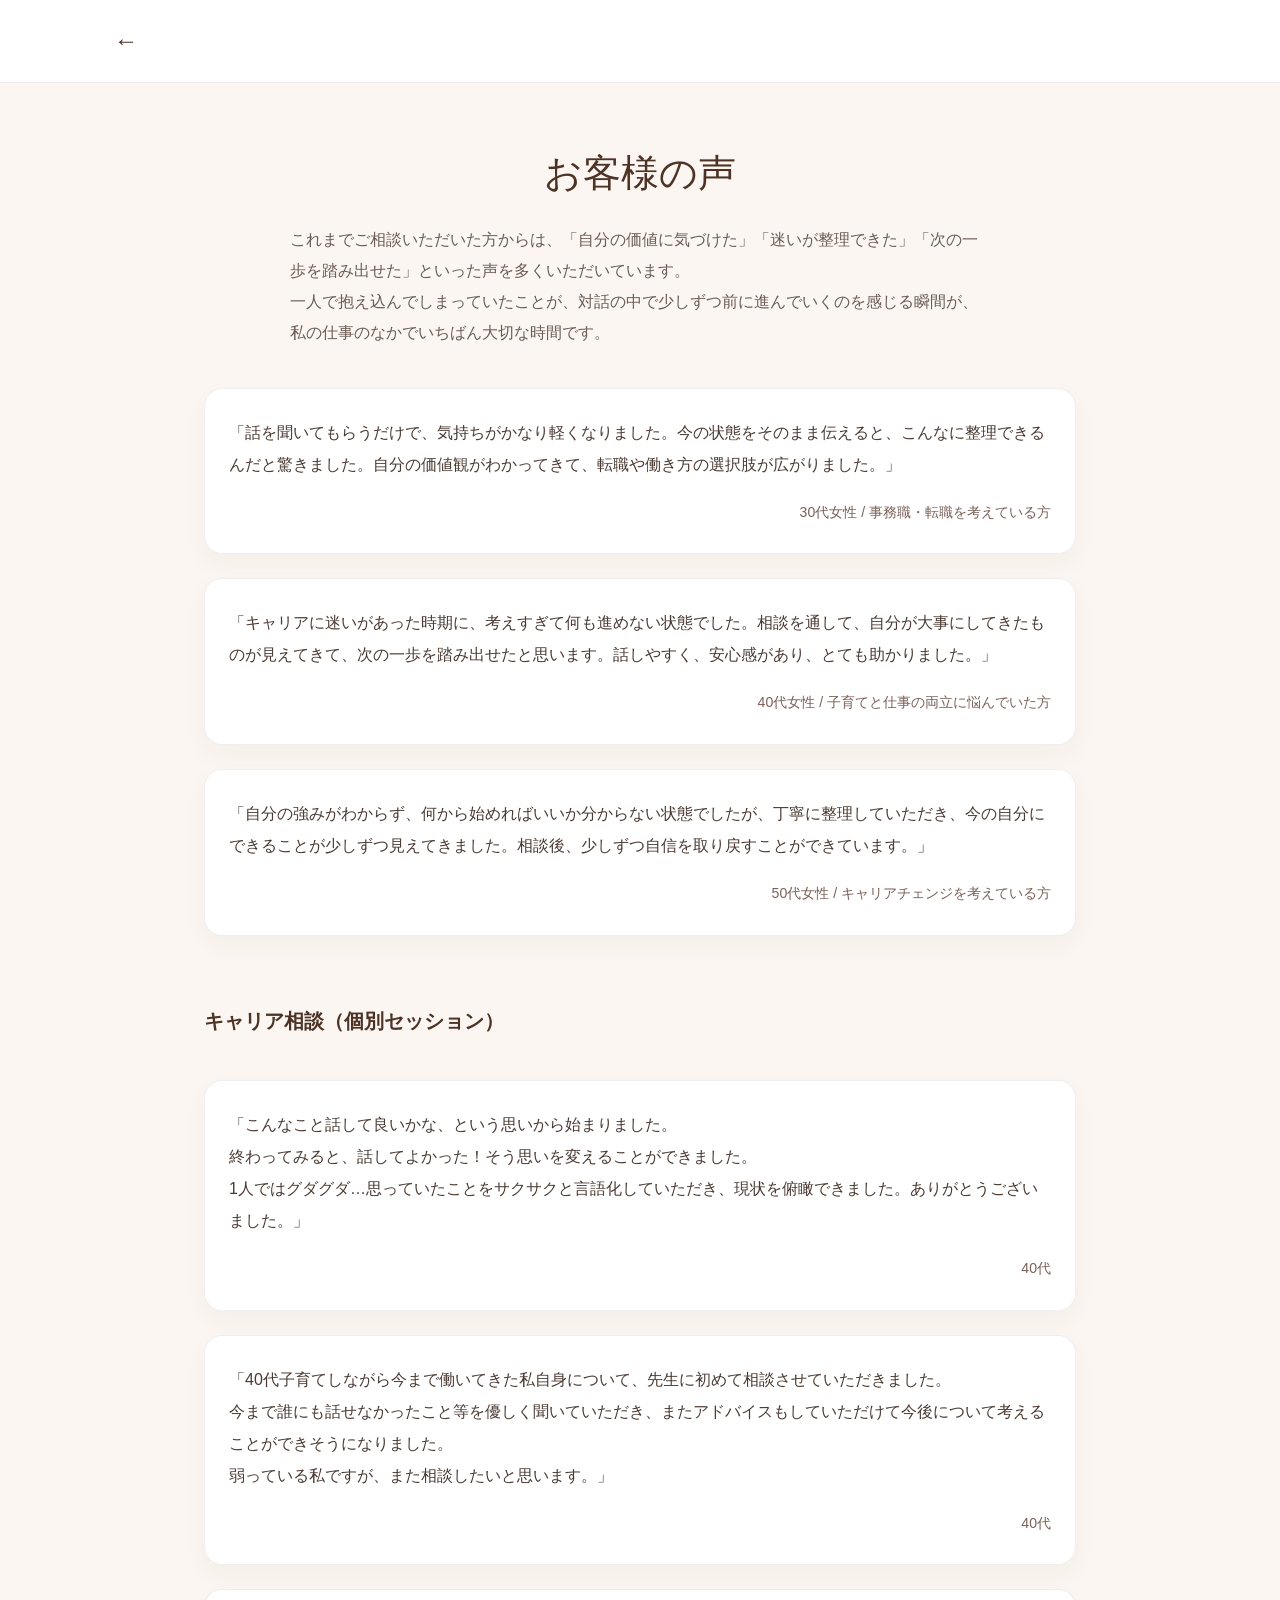
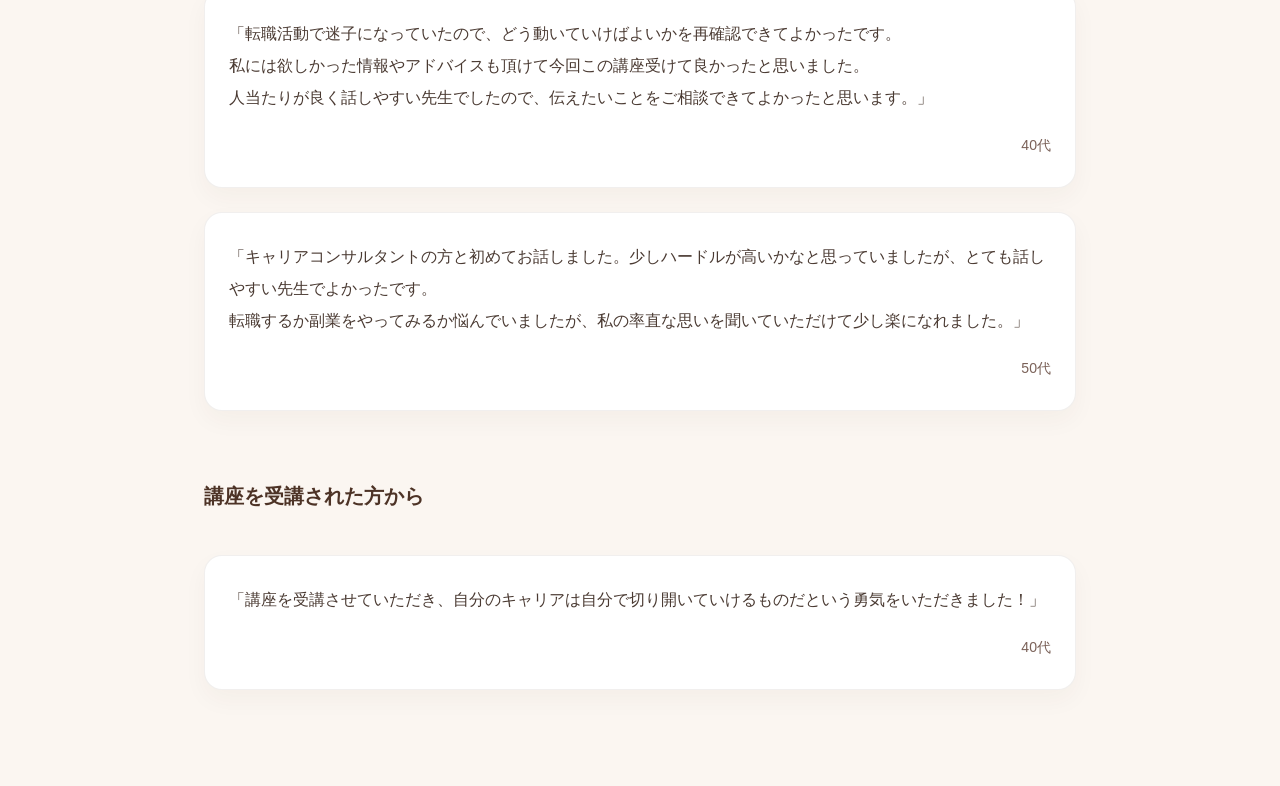
<file: voice.html>
<!doctype html>
<html lang="ja">
<head>
  <meta charset="utf-8">
  <meta name="viewport" content="width=device-width,initial-scale=1">
  <title>voice｜キャリアコンサルタント ○○○○</title>
  <link rel="stylesheet" href="assets/css/style.css">
  <style>
    body {
      margin: 0;
      font-family: "Noto Sans JP", sans-serif;
      background: #fbf6f1;
      color: #4a3a32;
    }
    .simple-header {
      background: #fff;
      border-bottom: 1px solid rgba(77, 51, 38, 0.1);
      padding: 18px 0;
    }
    .container {
      max-width: 1100px;
      margin: 0 auto;
      padding: 0 24px;
    }
    .simple-header a {
      display: inline-block;
      color: #4d3326;
      text-decoration: none;
      font-size: 1.5rem;
      font-weight: 700;
    }
    .subpage {
      padding: 64px 0 96px;
    }
    .narrow {
      max-width: 920px;
    }
    h1 {
      margin: 0 0 24px;
      font-size: clamp(2rem, 3vw, 3rem);
      line-height: 1.4;
      color: #4d3326;
      text-align: center;
    }
    .lead {
      margin: 0 auto 40px;
      max-width: 700px;
      font-size: 1.02rem;
      line-height: 1.9;
      text-align: left;
      color: rgba(74, 58, 50, 0.82);
    }
    .voice-list {
      display: grid;
      gap: 24px;
      margin-top: 24px;
    }
    .voice-card {
      background: #fff;
      border: 1px solid rgba(77, 51, 38, 0.08);
      border-radius: 18px;
      padding: 28px 24px;
      box-shadow: 0 10px 24px rgba(77, 51, 38, 0.04);
    }
    .voice-section-title {
      margin: 42px 0 16px;
      font-size: 1.25rem;
      font-weight: 700;
      color: #4d3326;
    }
    .voice-quote {
      margin: 0 0 18px;
      font-size: 1rem;
      line-height: 2;
      color: #4a3a32;
    }
    .voice-meta {
      margin: 0;
      font-size: 0.88rem;
      color: #7a6158;
      text-align: right;
    }
    @media (max-width: 640px) {
      .voice-card {
        padding: 22px 18px;
      }
      .voice-quote {
        line-height: 1.8;
      }
    }
  </style>
</head>
<body>
  <header class="simple-header">
    <div class="container">
      <a href="index.html">←</a>
    </div>
  </header>
  <main class="subpage">
    <div class="container narrow">
      <h1>お客様の声</h1>
      <p class="lead">これまでご相談いただいた方からは、「自分の価値に気づけた」「迷いが整理できた」「次の一歩を踏み出せた」といった声を多くいただいています。<br>一人で抱え込んでしまっていたことが、対話の中で少しずつ前に進んでいくのを感じる瞬間が、私の仕事のなかでいちばん大切な時間です。</p>

      <div class="voice-list">
        <article class="voice-card">
          <p class="voice-quote">「話を聞いてもらうだけで、気持ちがかなり軽くなりました。今の状態をそのまま伝えると、こんなに整理できるんだと驚きました。自分の価値観がわかってきて、転職や働き方の選択肢が広がりました。」</p>
          <p class="voice-meta">30代女性 / 事務職・転職を考えている方</p>
        </article>

        <article class="voice-card">
          <p class="voice-quote">「キャリアに迷いがあった時期に、考えすぎて何も進めない状態でした。相談を通して、自分が大事にしてきたものが見えてきて、次の一歩を踏み出せたと思います。話しやすく、安心感があり、とても助かりました。」</p>
          <p class="voice-meta">40代女性 / 子育てと仕事の両立に悩んでいた方</p>
        </article>

        <article class="voice-card">
          <p class="voice-quote">「自分の強みがわからず、何から始めればいいか分からない状態でしたが、丁寧に整理していただき、今の自分にできることが少しずつ見えてきました。相談後、少しずつ自信を取り戻すことができています。」</p>
          <p class="voice-meta">50代女性 / キャリアチェンジを考えている方</p>
        </article>

        <h2 class="voice-section-title">キャリア相談（個別セッション）</h2>

        <article class="voice-card">
          <p class="voice-quote">「こんなこと話して良いかな、という思いから始まりました。<br>終わってみると、話してよかった！そう思いを変えることができました。<br>1人ではグダグダ…思っていたことをサクサクと言語化していただき、現状を俯瞰できました。ありがとうございました。」</p>
          <p class="voice-meta">40代</p>
        </article>

        <article class="voice-card">
          <p class="voice-quote">「40代子育てしながら今まで働いてきた私自身について、先生に初めて相談させていただきました。<br>今まで誰にも話せなかったこと等を優しく聞いていただき、またアドバイスもしていただけて今後について考えることができそうになりました。<br>弱っている私ですが、また相談したいと思います。」</p>
          <p class="voice-meta">40代</p>
        </article>

        <article class="voice-card">
          <p class="voice-quote">「転職活動で迷子になっていたので、どう動いていけばよいかを再確認できてよかったです。<br>私には欲しかった情報やアドバイスも頂けて今回この講座受けて良かったと思いました。<br>人当たりが良く話しやすい先生でしたので、伝えたいことをご相談できてよかったと思います。」</p>
          <p class="voice-meta">40代</p>
        </article>

        <article class="voice-card">
          <p class="voice-quote">「キャリアコンサルタントの方と初めてお話しました。少しハードルが高いかなと思っていましたが、とても話しやすい先生でよかったです。<br>転職するか副業をやってみるか悩んでいましたが、私の率直な思いを聞いていただけて少し楽になれました。」</p>
          <p class="voice-meta">50代</p>
        </article>

        <h2 class="voice-section-title">講座を受講された方から</h2>

        <article class="voice-card">
          <p class="voice-quote">「講座を受講させていただき、自分のキャリアは自分で切り開いていけるものだという勇気をいただきました！」</p>
          <p class="voice-meta">40代</p>
        </article>
      </div>
    </div>
  </main>
</body>
</html>
</file>
<file: assets/css/style.css>
:root{--brown:#4d3326;--coral:#e77f70;--beige:#fbf6f1;--sage:#91a080;--text:#4a3a32;--white:#fff}*{box-sizing:border-box}html{scroll-behavior:smooth}body{margin:0;color:var(--text);background:#fff;font-family:"Noto Serif JP", "Yu Mincho", "Hiragino Mincho ProN",serif;line-height:1.9}a{color:inherit}.container{width:min(1180px,calc(100% - 40px));margin:auto}.site-header{background:#fff;position:sticky;top:0;z-index:20;border-bottom:1px solid #f2ebe5}.header-inner{min-height:96px;display:flex;align-items:center;justify-content:space-between;gap:24px}.brand{text-decoration:none;display:flex;flex-direction:column;line-height:1.3}.brand-copy{font-size:11px}.brand strong{font-size:22px;font-weight:500}.brand small{font-size:12px;color:#7a6c64}.global-nav{display:flex;align-items:center;gap:24px}.global-nav a{text-decoration:none;font-size:14px}.global-nav .active{color:var(--coral)}.nav-cta,.button{background:var(--coral);color:#fff!important;border-radius:999px;padding:13px 24px;text-decoration:none!important;display:inline-block}.menu-toggle{display:none;border:0;background:none;font-size:26px}.hero{display:grid;grid-template-columns:1fr 1fr;min-height:610px;background:linear-gradient(90deg,#fff,#ffffaf7)}.hero-photo{background:url('../images/HP①.jpg') center/cover no-repeat;position:relative;overflow:hidden}.hero-photo:before{content:"";position:absolute;inset:0;display:grid;place-items:center;color:#7b6d65;font-family:"Noto Sans JP",sans-serif;font-size:18px;letter-spacing:.12em}.hero-copy{padding:80px 9%;display:flex;flex-direction:column;justify-content:center}.eyebrow,.section-en{color:#c89b88;font-style:italic;letter-spacing:.1em}.hero h1{font-size:clamp(34px, 4vw, 56px);line-height:1.55;font-weight:500;margin:8px 0 28px}.hero h1 span{color:var(--coral)}.hero p{font-size:17px}.section{padding:90px 0}.section-en{text-align:center;margin:0}.section h2{font-size:30px;text-align:center;font-weight:500;margin:4px 0 50px}.cards{display:grid;grid-template-columns:repeat(3, 1fr);gap:32px}.card{background:#fff;border-radius:12px;box-shadow:0 8px 28px rgba(90, 65, 48, .09);overflow:hidden}.card-visual{height:210px;background:#f1e6dc;position:relative}.visual-consult{background:linear-gradient(135deg, #f6ede5, #e9f0e3)}.visual-online{background:linear-gradient(135deg, #efe5d8, #f6f2ed)}.visual-company{background:linear-gradient(135deg, #d8d5cf, #eef0ec)}.card-visual:after{content:"";position:absolute;inset:0;display:grid;place-items:center;letter-spacing:.18em;color:#81736b}.card-body{padding:28px;text-align:center}.card-body h3{font-size:20px;margin:0 0 16px}.card-body small{font-size:14px}.card-body a{color:var(--coral);text-decoration:none}.contact-strip{padding:62px 0;background:#fff7f2}.contact-strip-inner{display:flex;align-items:center;justify-content:space-between;gap:48px}.contact-strip h2{font-size:26px;margin:0 0 8px}.site-footer{background:#765a49;color:#fff;padding:34px 0}.footer-inner{text-align:center}.footer-inner nav{display:flex;justify-content:center;flex-wrap:wrap;gap:20px}.footer-inner a{text-decoration:none;font-size:13px}.footer-inner p{font-size:12px;opacity:.8}.simple-header{padding:22px 0;border-bottom:1px solid #eee}.simple-header a{text-decoration:none}.subpage{padding:80px 0}.narrow{max-width:900px}.subpage h1{text-align:center;font-size:38px;font-weight:500}.profile-grid{display:grid;grid-template-columns:320px 1fr;gap:50px;margin-top:50px}.profile-photo{min-height:440px;border-radius:180px 180px 30px 30px;position:relative}.service-detail{padding:36px 0;border-bottom:1px solid #eee}.images-grid-3{display:grid;grid-template-columns:repeat(3, 1fr);gap:20px;margin-top:40px}.images-grid-3 img{width:100%;height:auto;max-height:300px;object-fit:cover;border-radius:8px}
@media(max-width:900px){.global-nav{display:none;position:absolute;left:20px;right:20px;top:85px;background:#fff;padding:24px;box-shadow:0 10px 30px rgba(0,0,0,.08);flex-direction:column;align-items:flex-start}.global-nav.open{display:flex}.menu-toggle{display:block}.hero{grid-template-columns:1fr}.hero-photo{min-height:390px}.hero-copy{padding:55px 7%}.cards{grid-template-columns:1fr;max-width:620px;margin:auto}.contact-strip-inner{flex-direction:column;align-items:flex-start}.profile-grid{grid-template-columns:1fr}.profile-photo{max-width:360px;width:100%;margin:auto}}
</file>
